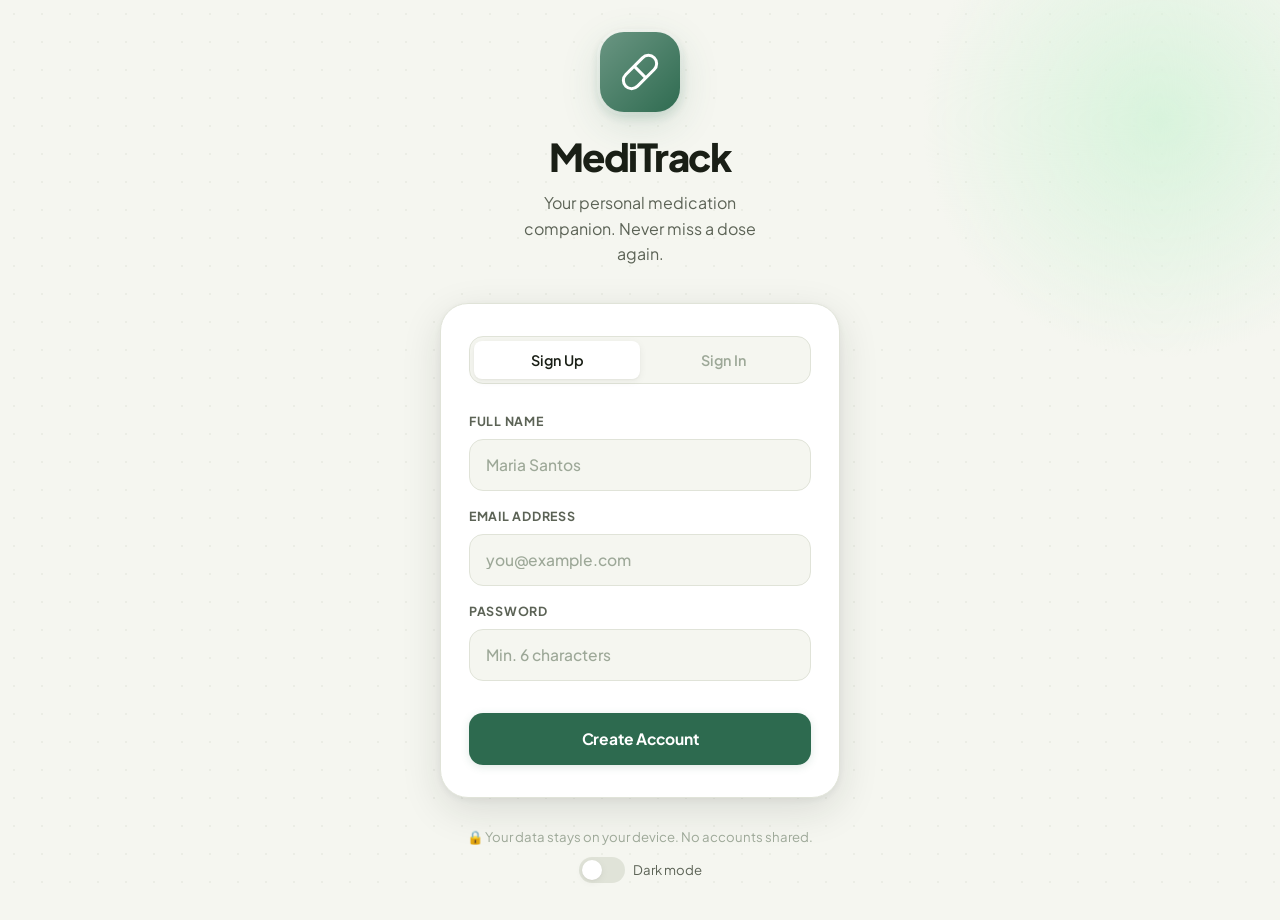
<file: index.html>
<!DOCTYPE html>
<html lang="en">
<head>
  <meta charset="UTF-8" />
  <meta name="viewport" content="width=device-width, initial-scale=1.0" />
  <meta name="description" content="MediTrack — Simple medication tracking and reminders." />
  <title>MediTrack — Track Your Medications</title>
  <link rel="manifest" href="manifest.json" />
  <link rel="stylesheet" href="assets/css/theme.css" />
  <link rel="stylesheet" href="assets/css/style.css" />
  <link rel="stylesheet" href="assets/css/responsive.css" />
  <style>
    .error-msg {
      display: none;
      background: #FEE2E2;
      color: #DC2626;
      font-size: 0.875rem;
      padding: 10px 14px;
      border-radius: 8px;
      margin-bottom: 12px;
    }
    .landing-footer {
      margin-top: 28px;
      text-align: center;
      font-size: 0.825rem;
      color: var(--text-muted);
    }
  </style>
</head>
<body data-page="landing">

<div class="landing-page">
  <div class="landing-hero">
    <div class="landing-logo">
      <svg viewBox="0 0 24 24" fill="none" stroke="currentColor" stroke-width="1.8">
        <path d="m10.5 20.5 10-10a4.95 4.95 0 1 0-7-7l-10 10a4.95 4.95 0 1 0 7 7Z"/>
        <line x1="8.5" y1="8.5" x2="15.5" y2="15.5"/>
      </svg>
    </div>
    <h1>MediTrack</h1>
    <p>Your personal medication companion. Never miss a dose again.</p>
  </div>

  <div class="auth-card">
    <!-- Tabs -->
    <div class="auth-tabs">
      <button class="auth-tab active" data-tab="signup-form">Sign Up</button>
      <button class="auth-tab" data-tab="login-form">Sign In</button>
    </div>

    <!-- Sign Up Form -->
    <div id="signup-form" class="auth-form">
      <div id="signup-error" class="error-msg"></div>

      <div class="form-group">
        <label class="form-label" for="signup-name">Full Name</label>
        <input class="form-input" id="signup-name" type="text" placeholder="Maria Santos" autocomplete="name" />
      </div>

      <div class="form-group">
        <label class="form-label" for="signup-email">Email Address</label>
        <input class="form-input" id="signup-email" type="email" placeholder="you@example.com" autocomplete="email" />
      </div>

      <div class="form-group">
        <label class="form-label" for="signup-password">Password</label>
        <input class="form-input" id="signup-password" type="password" placeholder="Min. 6 characters" autocomplete="new-password" />
      </div>

      <button class="btn btn-primary mt-16" id="signup-btn" type="button" onclick="Auth.handleSignup()">
        Create Account
      </button>
    </div>

    <!-- Login Form -->
    <div id="login-form" class="auth-form" style="display:none">
      <div id="login-error" class="error-msg"></div>

      <div class="form-group">
        <label class="form-label" for="login-email">Email Address</label>
        <input class="form-input" id="login-email" type="email" placeholder="you@example.com" autocomplete="email" />
      </div>

      <div class="form-group">
        <label class="form-label" for="login-password">Password</label>
        <input class="form-input" id="login-password" type="password" placeholder="Your password" autocomplete="current-password" />
      </div>

      <button class="btn btn-primary mt-16" id="login-btn" type="button" onclick="Auth.handleLogin()">
        Sign In
      </button>
    </div>
  </div>

  <div class="landing-footer">
    <p>🔒 Your data stays on your device. No accounts shared.</p>
    <div style="margin-top:10px;">
      <label style="cursor:pointer;display:inline-flex;align-items:center;gap:8px;color:var(--text-secondary)">
        <label class="toggle" style="display:inline-block">
          <input type="checkbox" data-theme-toggle onchange="ThemeManager.toggle()" />
          <span class="toggle-slider"></span>
        </label>
        Dark mode
      </label>
    </div>
  </div>
</div>

<script src="data/mock-db.js"></script>
<script src="assets/js/theme-toggle.js"></script>
<script src="assets/js/auth.js"></script>
<script src="assets/js/app.js"></script>
</body>
</html>
</file>
<file: assets/css/theme.css>
/* ========================================
   MediTrack — Theme Variables
   Warm Clinical Luxury
   ======================================== */

@import url('https://fonts.googleapis.com/css2?family=Plus+Jakarta+Sans:ital,wght@0,300;0,400;0,500;0,600;0,700;0,800;1,400&family=Instrument+Serif:ital@0;1&display=swap');

:root {
  --bg:            #F5F6F0;
  --bg-alt:        #ECEEE7;
  --surface:       #FFFFFF;
  --surface-raised: #FFFFFF;
  --border:        #E0E3D8;
  --border-light:  #ECEEE7;

  --text-primary:  #1A1F16;
  --text-secondary:#5C6356;
  --text-muted:    #9DA898;

  --primary:        #2D6A4F;
  --primary-hover:  #245C43;
  --primary-light:  #74C69D;
  --primary-bg:     #D8F3DC;
  --primary-glow:   rgba(45, 106, 79, 0.15);

  --accent:         #52B788;
  --accent-hover:   #40916C;

  --success:        #52B788;
  --success-bg:     #D8F3DC;
  --success-text:   #1B4332;

  --warning:        #E76F51;
  --warning-bg:     #FDE8E1;
  --warning-text:   #7C2D12;

  --shadow-xs:  0 1px 2px rgba(26,31,22,0.04);
  --shadow-sm:  0 2px 8px rgba(26,31,22,0.06), 0 1px 2px rgba(26,31,22,0.04);
  --shadow-md:  0 4px 16px rgba(26,31,22,0.08), 0 1px 4px rgba(26,31,22,0.05);
  --shadow-lg:  0 12px 40px rgba(26,31,22,0.12), 0 2px 8px rgba(26,31,22,0.06);
  --shadow-xl:  0 24px 64px rgba(26,31,22,0.16);

  --font-sans:  'Plus Jakarta Sans', system-ui, sans-serif;
  --font-serif: 'Instrument Serif', Georgia, serif;
  --font-mono:  'SF Mono', 'Fira Code', monospace;

  --radius-sm:  8px;
  --radius-md:  14px;
  --radius-lg:  20px;
  --radius-xl:  28px;
  --radius-full: 9999px;
}

[data-theme="dark"] {
  --bg:            #111614;
  --bg-alt:        #181D1A;
  --surface:       #1E2420;
  --surface-raised: #252B27;
  --border:        #2E3830;
  --border-light:  #232A25;

  --text-primary:  #E8EDEA;
  --text-secondary:#8FA98A;
  --text-muted:    #4D6052;

  --primary:        #52B788;
  --primary-hover:  #74C69D;
  --primary-light:  #2D6A4F;
  --primary-bg:     rgba(82, 183, 136, 0.12);
  --primary-glow:   rgba(82, 183, 136, 0.2);

  --accent:         #74C69D;
  --accent-hover:   #52B788;

  --success:        #74C69D;
  --success-bg:     rgba(116, 198, 157, 0.12);
  --success-text:   #B7E4C7;

  --warning:        #F4A261;
  --warning-bg:     rgba(244, 162, 97, 0.12);
  --warning-text:   #FED7AA;

  --shadow-xs:  0 1px 2px rgba(0,0,0,0.2);
  --shadow-sm:  0 2px 8px rgba(0,0,0,0.24);
  --shadow-md:  0 4px 16px rgba(0,0,0,0.28);
  --shadow-lg:  0 12px 40px rgba(0,0,0,0.4);
  --shadow-xl:  0 24px 64px rgba(0,0,0,0.5);
}
</file>
<file: assets/css/style.css>
/* ========================================
   MediTrack — Global Styles
   ======================================== */

*, *::before, *::after {
  box-sizing: border-box;
  margin: 0;
  padding: 0;
}

html {
  font-size: 16px;
  -webkit-text-size-adjust: 100%;
  scroll-behavior: smooth;
}

body {
  font-family: var(--font-sans);
  background-color: var(--bg);
  color: var(--text-primary);
  line-height: 1.6;
  min-height: 100vh;
  transition: background-color 0.35s ease, color 0.35s ease;
  -webkit-font-smoothing: antialiased;
  -moz-osx-font-smoothing: grayscale;
}

/* Dot-grid texture overlay */
body::before {
  content: '';
  position: fixed;
  inset: 0;
  background-image: radial-gradient(circle, var(--border) 1px, transparent 1px);
  background-size: 28px 28px;
  opacity: 0.45;
  pointer-events: none;
  z-index: 0;
}

[data-theme="dark"] body::before {
  opacity: 0.2;
}

/* ========================================
   TOP BAR
   ======================================== */

.topbar {
  position: fixed;
  top: 0; left: 0; right: 0;
  height: 64px;
  background: rgba(255,255,255,0.82);
  backdrop-filter: blur(16px) saturate(180%);
  -webkit-backdrop-filter: blur(16px) saturate(180%);
  border-bottom: 1px solid var(--border);
  display: flex;
  align-items: center;
  justify-content: space-between;
  padding: 0 24px;
  z-index: 100;
}

[data-theme="dark"] .topbar {
  background: rgba(17,22,20,0.85);
}

.topbar-brand {
  display: flex;
  align-items: center;
  gap: 10px;
  font-size: 1.2rem;
  font-weight: 800;
  color: var(--text-primary);
  text-decoration: none;
  letter-spacing: -0.03em;
}

.topbar-logo-mark {
  width: 34px;
  height: 34px;
  background: var(--primary);
  border-radius: 10px;
  display: flex;
  align-items: center;
  justify-content: center;
  box-shadow: 0 2px 8px var(--primary-glow);
  flex-shrink: 0;
}

.topbar-logo-mark svg {
  width: 18px;
  height: 18px;
  color: white;
}

.topbar-brand-text {
  display: flex;
  flex-direction: column;
  line-height: 1;
}

.topbar-brand-name {
  font-size: 1.1rem;
  font-weight: 800;
  letter-spacing: -0.03em;
  color: var(--text-primary);
}

.topbar-brand-tagline {
  font-size: 0.65rem;
  font-weight: 500;
  color: var(--text-muted);
  letter-spacing: 0.06em;
  text-transform: uppercase;
  margin-top: 1px;
}

.topbar-actions {
  display: flex;
  align-items: center;
  gap: 4px;
}

.icon-btn {
  width: 40px;
  height: 40px;
  border: none;
  background: transparent;
  color: var(--text-secondary);
  border-radius: var(--radius-sm);
  cursor: pointer;
  display: flex;
  align-items: center;
  justify-content: center;
  transition: background 0.15s, color 0.15s, transform 0.15s;
  position: relative;
}

.icon-btn:hover {
  background: var(--bg-alt);
  color: var(--text-primary);
  transform: translateY(-1px);
}

.icon-btn:active { transform: translateY(0); }
.icon-btn svg { width: 20px; height: 20px; }

/* ========================================
   MAIN CONTENT
   ======================================== */

.main-content {
  padding-top: 64px;
  min-height: 100vh;
  position: relative;
  z-index: 1;
}

.container {
  max-width: 600px;
  margin: 0 auto;
  padding: 28px 20px;
}

/* ========================================
   LANDING PAGE
   ======================================== */

.landing-page {
  min-height: 100vh;
  display: flex;
  flex-direction: column;
  align-items: center;
  justify-content: center;
  padding: 32px 20px;
  position: relative;
  z-index: 1;
}

/* Decorative blobs */
.landing-page::after {
  content: '';
  position: fixed;
  top: -120px;
  right: -120px;
  width: 480px;
  height: 480px;
  background: radial-gradient(circle, var(--primary-bg) 0%, transparent 70%);
  border-radius: 50%;
  pointer-events: none;
  z-index: 0;
}

.landing-hero {
  text-align: center;
  margin-bottom: 36px;
  position: relative;
  z-index: 1;
  animation: fadeUp 0.6s ease both;
}

.landing-logo {
  width: 80px;
  height: 80px;
  background: var(--primary);
  border-radius: 24px;
  display: flex;
  align-items: center;
  justify-content: center;
  margin: 0 auto 24px;
  box-shadow: 0 12px 40px var(--primary-glow), 0 4px 12px rgba(45,106,79,0.2);
  position: relative;
}

.landing-logo::after {
  content: '';
  position: absolute;
  inset: -3px;
  border-radius: 27px;
  background: linear-gradient(135deg, rgba(255,255,255,0.3), transparent);
  pointer-events: none;
}

.landing-logo svg {
  width: 40px;
  height: 40px;
  color: white;
}

.landing-hero h1 {
  font-size: 2.4rem;
  font-weight: 800;
  color: var(--text-primary);
  letter-spacing: -0.04em;
  margin-bottom: 12px;
  line-height: 1.1;
}

.landing-hero h1 em {
  font-family: var(--font-serif);
  font-style: italic;
  font-weight: 400;
  color: var(--primary);
}

.landing-hero p {
  font-size: 1rem;
  color: var(--text-secondary);
  max-width: 280px;
  margin: 0 auto;
  line-height: 1.6;
}

.auth-card {
  background: var(--surface);
  border: 1px solid var(--border);
  border-radius: var(--radius-xl);
  padding: 32px 28px;
  width: 100%;
  max-width: 400px;
  box-shadow: var(--shadow-lg);
  position: relative;
  z-index: 1;
  animation: fadeUp 0.6s 0.1s ease both;
}

.auth-tabs {
  display: flex;
  background: var(--bg);
  border-radius: var(--radius-md);
  padding: 4px;
  margin-bottom: 28px;
  border: 1px solid var(--border);
}

.auth-tab {
  flex: 1;
  height: 38px;
  border: none;
  background: transparent;
  color: var(--text-muted);
  font-family: var(--font-sans);
  font-size: 0.9rem;
  font-weight: 600;
  border-radius: var(--radius-sm);
  cursor: pointer;
  transition: all 0.2s ease;
}

.auth-tab.active {
  background: var(--surface);
  color: var(--text-primary);
  box-shadow: var(--shadow-sm);
}

/* ========================================
   FORMS
   ======================================== */

.form-group { margin-bottom: 16px; }

.form-label {
  display: block;
  font-size: 0.78rem;
  font-weight: 700;
  color: var(--text-secondary);
  margin-bottom: 7px;
  text-transform: uppercase;
  letter-spacing: 0.06em;
}

.form-input,
.form-select,
.form-textarea {
  width: 100%;
  height: 52px;
  padding: 0 16px;
  background: var(--bg);
  border: 1.5px solid var(--border);
  border-radius: var(--radius-md);
  font-family: var(--font-sans);
  font-size: 0.975rem;
  font-weight: 500;
  color: var(--text-primary);
  transition: border-color 0.2s, box-shadow 0.2s, background 0.2s;
  outline: none;
  appearance: none;
  -webkit-appearance: none;
}

.form-textarea {
  height: auto;
  min-height: 90px;
  padding: 14px 16px;
  resize: vertical;
  line-height: 1.55;
}

.form-input:focus,
.form-select:focus,
.form-textarea:focus {
  border-color: var(--primary);
  background: var(--surface);
  box-shadow: 0 0 0 3px var(--primary-glow);
}

.form-input::placeholder,
.form-textarea::placeholder { color: var(--text-muted); }

.form-select {
  background-image: url("data:image/svg+xml,%3Csvg xmlns='http://www.w3.org/2000/svg' viewBox='0 0 16 16'%3E%3Cpath fill='none' stroke='%239DA898' stroke-linecap='round' stroke-linejoin='round' stroke-width='1.8' d='m2 5 6 6 6-6'/%3E%3C/svg%3E");
  background-repeat: no-repeat;
  background-position: right 14px center;
  background-size: 14px;
  padding-right: 40px;
  cursor: pointer;
}

.error-msg {
  display: none;
  background: var(--warning-bg);
  color: var(--warning);
  font-size: 0.85rem;
  font-weight: 500;
  padding: 10px 14px;
  border-radius: var(--radius-sm);
  margin-bottom: 14px;
  border-left: 3px solid var(--warning);
}

/* ========================================
   BUTTONS
   ======================================== */

.btn {
  display: inline-flex;
  align-items: center;
  justify-content: center;
  gap: 8px;
  height: 52px;
  padding: 0 24px;
  border: none;
  border-radius: var(--radius-md);
  font-family: var(--font-sans);
  font-size: 0.975rem;
  font-weight: 700;
  cursor: pointer;
  transition: all 0.2s ease;
  text-decoration: none;
  white-space: nowrap;
  letter-spacing: -0.01em;
}

.btn-primary {
  background: var(--primary);
  color: white;
  width: 100%;
  box-shadow: 0 2px 8px var(--primary-glow);
}

.btn-primary:hover {
  background: var(--primary-hover);
  transform: translateY(-2px);
  box-shadow: 0 8px 24px var(--primary-glow);
}

.btn-primary:active { transform: translateY(0); box-shadow: none; }

.btn-secondary {
  background: var(--bg);
  color: var(--text-primary);
  border: 1.5px solid var(--border);
  width: 100%;
}

.btn-secondary:hover {
  background: var(--bg-alt);
  border-color: var(--text-muted);
  transform: translateY(-1px);
}

.btn-danger {
  background: var(--warning-bg);
  color: var(--warning);
  border: 1.5px solid transparent;
  width: auto;
}

.btn-danger:hover { background: #fbd5c8; }

.btn-sm {
  height: 34px;
  padding: 0 14px;
  font-size: 0.82rem;
  border-radius: var(--radius-sm);
  width: auto;
}

.btn svg { width: 17px; height: 17px; flex-shrink: 0; }

/* ========================================
   DASHBOARD HEADER
   ======================================== */

.dash-header {
  margin-bottom: 28px;
  animation: fadeUp 0.5s ease both;
}

.dash-date {
  font-size: 0.78rem;
  font-weight: 700;
  color: var(--primary);
  text-transform: uppercase;
  letter-spacing: 0.08em;
  margin-bottom: 6px;
}

.dash-greeting {
  font-size: 1.75rem;
  font-weight: 800;
  color: var(--text-primary);
  letter-spacing: -0.035em;
  line-height: 1.15;
}

.dash-greeting em {
  font-family: var(--font-serif);
  font-style: italic;
  font-weight: 400;
  color: var(--primary);
}

.dash-profile-row {
  display: flex;
  align-items: center;
  justify-content: space-between;
  margin-top: 18px;
}

.profile-switcher { display: flex; align-items: center; gap: 10px; }

.profile-avatar {
  width: 38px;
  height: 38px;
  border-radius: var(--radius-sm);
  display: flex;
  align-items: center;
  justify-content: center;
  font-weight: 800;
  font-size: 0.875rem;
  color: white;
  flex-shrink: 0;
  box-shadow: var(--shadow-sm);
}

.profile-select {
  height: 38px;
  padding: 0 34px 0 12px;
  background: var(--surface);
  border: 1.5px solid var(--border);
  border-radius: var(--radius-sm);
  font-family: var(--font-sans);
  font-size: 0.875rem;
  font-weight: 600;
  color: var(--text-primary);
  cursor: pointer;
  outline: none;
  appearance: none;
  -webkit-appearance: none;
  background-image: url("data:image/svg+xml,%3Csvg xmlns='http://www.w3.org/2000/svg' viewBox='0 0 16 16'%3E%3Cpath fill='none' stroke='%239DA898' stroke-linecap='round' stroke-linejoin='round' stroke-width='1.8' d='m2 5 6 6 6-6'/%3E%3C/svg%3E");
  background-repeat: no-repeat;
  background-position: right 10px center;
  background-size: 12px;
  box-shadow: var(--shadow-xs);
  transition: border-color 0.2s, box-shadow 0.2s;
}

.profile-select:focus {
  border-color: var(--primary);
  box-shadow: 0 0 0 3px var(--primary-glow);
}

/* ========================================
   SECTION HEADER
   ======================================== */

.section-header {
  display: flex;
  align-items: center;
  justify-content: space-between;
  margin-bottom: 14px;
  animation: fadeUp 0.5s 0.1s ease both;
}

.section-title {
  font-size: 0.72rem;
  font-weight: 800;
  color: var(--text-muted);
  text-transform: uppercase;
  letter-spacing: 0.1em;
}

.med-count-badge {
  font-size: 0.75rem;
  font-weight: 700;
  color: var(--primary);
  background: var(--primary-bg);
  padding: 3px 10px;
  border-radius: var(--radius-full);
}

/* ========================================
   PROGRESS SECTION
   ======================================== */

.progress-section {
  background: var(--surface);
  border: 1px solid var(--border);
  border-radius: var(--radius-lg);
  padding: 18px 20px;
  margin-bottom: 20px;
  box-shadow: var(--shadow-xs);
  animation: fadeUp 0.5s 0.05s ease both;
}

.progress-label {
  display: flex;
  align-items: center;
  justify-content: space-between;
  margin-bottom: 10px;
}

.progress-label span:first-child {
  font-size: 0.82rem;
  font-weight: 700;
  color: var(--text-secondary);
  text-transform: uppercase;
  letter-spacing: 0.05em;
}

.progress-label span:last-child {
  font-size: 0.85rem;
  font-weight: 700;
  color: var(--text-primary);
}

.progress-bar {
  height: 7px;
  background: var(--bg-alt);
  border-radius: var(--radius-full);
  overflow: hidden;
}

.progress-fill {
  height: 100%;
  background: linear-gradient(90deg, var(--primary), var(--success));
  border-radius: var(--radius-full);
  transition: width 0.7s cubic-bezier(0.34, 1.56, 0.64, 1);
}

/* ========================================
   MEDICATION CARDS
   ======================================== */

.med-list {
  display: flex;
  flex-direction: column;
  gap: 10px;
  animation: fadeUp 0.5s 0.15s ease both;
}

.med-card {
  background: var(--surface);
  border: 1px solid var(--border);
  border-radius: var(--radius-lg);
  padding: 16px 16px 16px 18px;
  display: flex;
  align-items: center;
  gap: 14px;
  transition: border-color 0.2s, box-shadow 0.2s, transform 0.2s, opacity 0.3s;
  box-shadow: var(--shadow-xs);
  position: relative;
  overflow: visible;
}

.med-card::before {
  /* Removed accent line to keep card clean */
  content: none;
}

.med-card:hover {
  border-color: var(--primary-light);
  box-shadow: var(--shadow-sm);
  transform: translateY(-1px);
}

.med-card:hover::before { }

.med-card.due {
  border-color: var(--warning);
  background: var(--warning-bg);
}

.med-card.due::before { }

.med-card.taken {
  opacity: 0.52;
}

.med-card.taken::before { }

.med-card.taken .med-name {
  text-decoration: line-through;
  text-decoration-color: var(--text-muted);
}

.med-icon {
  width: 46px;
  height: 46px;
  border-radius: var(--radius-sm);
  background: var(--primary-bg);
  display: flex;
  align-items: center;
  justify-content: center;
  flex-shrink: 0;
}

.med-icon svg { width: 22px; height: 22px; color: var(--primary); }
.med-icon.taken-icon { background: var(--success-bg); }
.med-icon.taken-icon svg { color: var(--success); }
.med-icon.due-icon { background: var(--warning-bg); }
.med-icon.due-icon svg { color: var(--warning); }

.med-info { flex: 1; min-width: 0; }

.med-name {
  font-size: 1rem;
  font-weight: 700;
  color: var(--text-primary);
  margin-bottom: 3px;
  white-space: nowrap;
  overflow: hidden;
  text-overflow: ellipsis;
  letter-spacing: -0.015em;
}

.med-meta {
  font-size: 0.82rem;
  color: var(--text-secondary);
  display: flex;
  align-items: center;
  gap: 5px;
  flex-wrap: wrap;
  font-weight: 500;
}

.med-meta .dot { color: var(--border); }

.med-tag {
  display: inline-flex;
  align-items: center;
  padding: 1px 8px;
  background: var(--bg-alt);
  border-radius: var(--radius-full);
  font-size: 0.75rem;
  font-weight: 600;
  color: var(--text-secondary);
  border: 1px solid var(--border);
}

.med-time {
  font-family: var(--font-mono);
  font-size: 0.76rem;
  color: var(--text-muted);
  margin-top: 5px;
  display: flex;
  align-items: center;
  gap: 5px;
  font-weight: 500;
}

.due-badge {
  display: inline-flex;
  align-items: center;
  gap: 3px;
  background: var(--warning);
  color: white;
  font-family: var(--font-sans);
  font-size: 0.7rem;
  font-weight: 700;
  padding: 2px 8px;
  border-radius: var(--radius-full);
  text-transform: uppercase;
  letter-spacing: 0.04em;
  animation: pulse-badge 2s ease-in-out infinite;
}

@keyframes pulse-badge {
  0%, 100% { opacity: 1; }
  50% { opacity: 0.75; }
}

.med-actions {
  display: flex;
  align-items: center;
  gap: 6px;
  flex-shrink: 0;
}

.check-btn {
  width: 46px;
  height: 46px;
  border: 2px solid var(--border);
  background: transparent;
  border-radius: var(--radius-sm);
  cursor: pointer;
  display: flex;
  align-items: center;
  justify-content: center;
  transition: all 0.2s ease;
  color: var(--text-muted);
}

.check-btn:hover {
  border-color: var(--success);
  color: var(--success);
  background: var(--success-bg);
  transform: scale(1.05);
}

.check-btn.checked {
  border-color: var(--success);
  background: var(--success);
  color: white;
  box-shadow: 0 3px 10px rgba(82, 183, 136, 0.4);
}

.check-btn svg { width: 20px; height: 20px; }

.med-menu-btn {
  width: 34px;
  height: 34px;
  border: none;
  background: transparent;
  color: var(--text-muted);
  border-radius: var(--radius-sm);
  cursor: pointer;
  display: flex;
  align-items: center;
  justify-content: center;
  transition: background 0.15s, color 0.15s;
}

.med-menu-btn:hover { background: var(--bg-alt); color: var(--text-primary); }
.med-menu-btn svg { width: 16px; height: 16px; }

/* ========================================
   EMPTY STATE
   ======================================== */

.empty-state {
  text-align: center;
  padding: 52px 24px;
  background: var(--surface);
  border: 2px dashed var(--border);
  border-radius: var(--radius-xl);
  animation: fadeUp 0.5s ease both;
}

.empty-state-icon {
  width: 68px;
  height: 68px;
  background: var(--primary-bg);
  border-radius: var(--radius-lg);
  display: flex;
  align-items: center;
  justify-content: center;
  margin: 0 auto 18px;
}

.empty-state-icon svg { width: 32px; height: 32px; color: var(--primary); }
.empty-state h3 { font-size: 1.15rem; font-weight: 800; color: var(--text-primary); margin-bottom: 8px; letter-spacing: -0.02em; }
.empty-state p { font-size: 0.9rem; color: var(--text-secondary); margin-bottom: 28px; line-height: 1.6; }

/* ========================================
   FAB
   ======================================== */

.fab {
  position: fixed;
  bottom: 24px;
  left: 50%;
  transform: translateX(-50%);
  max-width: 560px;
  width: calc(100% - 40px);
  height: 58px;
  background: var(--primary);
  color: white;
  border: none;
  border-radius: var(--radius-lg);
  font-family: var(--font-sans);
  font-size: 1rem;
  font-weight: 700;
  cursor: pointer;
  display: flex;
  align-items: center;
  justify-content: center;
  gap: 10px;
  box-shadow: 0 8px 28px var(--primary-glow), 0 4px 12px rgba(45,106,79,0.2);
  transition: all 0.25s ease;
  z-index: 50;
  letter-spacing: -0.01em;
}

.fab:hover {
  background: var(--primary-hover);
  transform: translateX(-50%) translateY(-3px);
  box-shadow: 0 16px 40px var(--primary-glow);
}

.fab:active { transform: translateX(-50%) translateY(0); }
.fab svg { width: 20px; height: 20px; }

/* ========================================
   MODAL
   ======================================== */

.modal-overlay {
  position: fixed;
  inset: 0;
  background: rgba(17, 22, 20, 0.6);
  backdrop-filter: blur(6px);
  -webkit-backdrop-filter: blur(6px);
  z-index: 200;
  display: flex;
  align-items: flex-end;
  justify-content: center;
  opacity: 0;
  pointer-events: none;
  transition: opacity 0.25s ease;
}

.modal-overlay.open {
  opacity: 1;
  pointer-events: auto;
}

.modal {
  background: var(--surface);
  border-radius: var(--radius-xl) var(--radius-xl) 0 0;
  padding: 20px 24px 40px;
  width: 100%;
  max-width: 600px;
  max-height: 92vh;
  overflow-y: auto;
  transform: translateY(100%);
  transition: transform 0.35s cubic-bezier(0.34, 1.56, 0.64, 1);
  scrollbar-width: thin;
  scrollbar-color: var(--border) transparent;
}

.modal-overlay.open .modal { transform: translateY(0); }

.modal-handle {
  width: 36px;
  height: 4px;
  background: var(--border);
  border-radius: var(--radius-full);
  margin: 0 auto 22px;
}

.modal-header {
  display: flex;
  align-items: center;
  justify-content: space-between;
  margin-bottom: 24px;
}

.modal-title {
  font-size: 1.25rem;
  font-weight: 800;
  color: var(--text-primary);
  letter-spacing: -0.025em;
}

.modal-close {
  width: 34px;
  height: 34px;
  border: 1px solid var(--border);
  background: var(--bg);
  color: var(--text-secondary);
  border-radius: var(--radius-sm);
  cursor: pointer;
  display: flex;
  align-items: center;
  justify-content: center;
  transition: all 0.15s;
}

.modal-close:hover { background: var(--bg-alt); color: var(--text-primary); border-color: var(--text-muted); }
.modal-close svg { width: 16px; height: 16px; }

/* Times grid */
.times-label {
  font-size: 0.78rem;
  font-weight: 700;
  color: var(--text-secondary);
  margin-bottom: 10px;
  text-transform: uppercase;
  letter-spacing: 0.06em;
}

.times-grid {
  display: flex;
  flex-wrap: wrap;
  gap: 8px;
  margin-bottom: 10px;
}

.time-chip {
  height: 38px;
  display: inline-flex;
  align-items: center;
  gap: 8px;
  padding: 0 8px 0 12px;
  background: var(--primary-bg);
  border: 1px solid var(--primary-light);
  border-radius: var(--radius-full);
  font-family: var(--font-mono);
  font-size: 0.85rem;
  font-weight: 600;
  color: var(--primary);
}

.time-chip-remove {
  background: none;
  border: none;
  color: var(--primary);
  cursor: pointer;
  padding: 2px;
  display: flex;
  align-items: center;
  opacity: 0.6;
  transition: opacity 0.15s;
}

.time-chip-remove:hover { opacity: 1; }

.add-time-row { display: flex; gap: 8px; margin-top: 10px; }
.add-time-row .form-input { height: 44px; }
.add-time-row .btn { height: 44px; width: auto; padding: 0 18px; flex-shrink: 0; }

.modal-footer { display: flex; gap: 10px; margin-top: 28px; }
.modal-footer .btn { flex: 1; }

/* ========================================
   NOTIFICATION BANNER
   ======================================== */

.notif-banner {
  position: fixed;
  top: 72px;
  left: 0; right: 0;
  z-index: 90;
  padding: 0 16px;
  display: flex;
  flex-direction: column;
  gap: 8px;
  pointer-events: none;
}

.notif-item {
  background: var(--primary);
  color: white;
  border-radius: var(--radius-md);
  padding: 13px 16px;
  display: flex;
  align-items: center;
  gap: 12px;
  box-shadow: var(--shadow-md);
  pointer-events: auto;
  animation: slideDown 0.35s cubic-bezier(0.34, 1.56, 0.64, 1);
  max-width: 600px;
  margin: 0 auto;
  width: 100%;
}

.notif-item.warning { background: var(--warning); }

@keyframes slideDown {
  from { transform: translateY(-24px); opacity: 0; }
  to { transform: translateY(0); opacity: 1; }
}

.notif-item svg { width: 18px; height: 18px; flex-shrink: 0; }
.notif-text { flex: 1; font-size: 0.875rem; font-weight: 600; }

.notif-dismiss {
  background: rgba(255,255,255,0.2);
  border: none;
  color: white;
  border-radius: var(--radius-sm);
  padding: 4px 12px;
  font-family: var(--font-sans);
  font-size: 0.78rem;
  font-weight: 700;
  cursor: pointer;
  flex-shrink: 0;
}

.notif-dismiss:hover { background: rgba(255,255,255,0.3); }

/* ========================================
   SCHEDULE OVERVIEW
   ======================================== */

.schedule-day { margin-bottom: 24px; }

.schedule-day-label {
  font-size: 0.75rem;
  font-weight: 800;
  color: var(--text-muted);
  text-transform: uppercase;
  letter-spacing: 0.08em;
  margin-bottom: 10px;
  padding-bottom: 8px;
  border-bottom: 1px solid var(--border);
}

.schedule-day-label.today { color: var(--primary); }

.schedule-entry {
  display: flex;
  align-items: center;
  gap: 14px;
  padding: 10px 0;
  border-bottom: 1px solid var(--border-light);
}

.schedule-entry:last-child { border-bottom: none; }

.schedule-time {
  font-family: var(--font-mono);
  font-size: 0.82rem;
  color: var(--text-muted);
  font-weight: 500;
  width: 56px;
  flex-shrink: 0;
}

.schedule-med-name { flex: 1; font-size: 0.9rem; font-weight: 600; color: var(--text-primary); }
.schedule-dosage { font-size: 0.82rem; color: var(--text-secondary); font-weight: 500; }

/* ========================================
   SETTINGS
   ======================================== */

.settings-section { margin-bottom: 28px; }

.settings-section-title {
  font-size: 0.72rem;
  font-weight: 800;
  color: var(--text-muted);
  text-transform: uppercase;
  letter-spacing: 0.1em;
  margin-bottom: 10px;
}

.settings-item {
  display: flex;
  align-items: center;
  justify-content: space-between;
  padding: 14px 16px;
  background: var(--surface);
  border: 1px solid var(--border);
  border-radius: var(--radius-md);
  margin-bottom: 8px;
  box-shadow: var(--shadow-xs);
}

.settings-item-label { font-size: 0.9rem; font-weight: 600; color: var(--text-primary); }
.settings-item-sub { font-size: 0.8rem; color: var(--text-muted); margin-top: 2px; }

/* Toggle */
.toggle { position: relative; width: 46px; height: 26px; flex-shrink: 0; }
.toggle input { opacity: 0; width: 0; height: 0; position: absolute; }

.toggle-slider {
  position: absolute;
  cursor: pointer;
  inset: 0;
  background-color: var(--border);
  border-radius: var(--radius-full);
  transition: background-color 0.25s;
}

.toggle-slider:before {
  content: '';
  position: absolute;
  height: 20px; width: 20px;
  left: 3px; bottom: 3px;
  background: white;
  border-radius: 50%;
  transition: transform 0.25s cubic-bezier(0.34, 1.56, 0.64, 1);
  box-shadow: var(--shadow-sm);
}

.toggle input:checked + .toggle-slider { background: var(--primary); }
.toggle input:checked + .toggle-slider:before { transform: translateX(20px); }

/* ========================================
   PROFILE CARDS
   ======================================== */

.profile-card {
  display: flex;
  align-items: center;
  gap: 12px;
  padding: 12px 16px;
  background: var(--surface);
  border: 1px solid var(--border);
  border-radius: var(--radius-md);
  margin-bottom: 8px;
  box-shadow: var(--shadow-xs);
}

.profile-card-name { flex: 1; font-weight: 700; color: var(--text-primary); font-size: 0.9rem; }
.profile-card-actions { display: flex; gap: 6px; }

/* Subscription card */
.subscription-card {
  background: linear-gradient(135deg, var(--primary) 0%, #1b4332 100%);
  border-radius: var(--radius-lg);
  padding: 22px 20px;
  color: white;
  margin-bottom: 12px;
  box-shadow: 0 8px 28px var(--primary-glow);
  position: relative;
  overflow: hidden;
}

.subscription-card::before {
  content: '';
  position: absolute;
  top: -40px; right: -40px;
  width: 160px; height: 160px;
  background: rgba(255,255,255,0.06);
  border-radius: 50%;
  pointer-events: none;
}

.subscription-card.premium {
  background: linear-gradient(135deg, #6d28d9, #4c1d95);
  box-shadow: 0 8px 28px rgba(109,40,217,0.3);
}

.subscription-tier {
  font-size: 0.7rem;
  font-weight: 800;
  text-transform: uppercase;
  letter-spacing: 0.1em;
  opacity: 0.75;
  margin-bottom: 6px;
}

.subscription-name {
  font-size: 1.35rem;
  font-weight: 800;
  letter-spacing: -0.025em;
  margin-bottom: 4px;
}

.subscription-desc {
  font-size: 0.85rem;
  opacity: 0.75;
  margin-bottom: 16px;
  line-height: 1.5;
}

.subscription-price { font-size: 1.6rem; font-weight: 800; letter-spacing: -0.03em; }
.subscription-price span { font-size: 0.9rem; font-weight: 500; opacity: 0.75; }

.upgrade-btn {
  display: flex;
  align-items: center;
  justify-content: center;
  gap: 8px;
  margin-top: 18px;
  height: 44px;
  padding: 0 20px;
  background: rgba(255,255,255,0.18);
  border: 1.5px solid rgba(255,255,255,0.35);
  border-radius: var(--radius-md);
  color: white;
  font-family: var(--font-sans);
  font-size: 0.9rem;
  font-weight: 700;
  cursor: pointer;
  transition: background 0.2s;
  width: 100%;
}

.upgrade-btn:hover { background: rgba(255,255,255,0.28); }

/* ========================================
   PAYMENT MODAL
   ======================================== */

.payment-header {
  text-align: center;
  margin-bottom: 24px;
}

.payment-price {
  font-size: 2.8rem;
  font-weight: 800;
  color: var(--primary);
  letter-spacing: -0.04em;
}

.payment-price span { font-size: 1.1rem; font-weight: 500; color: var(--text-secondary); }

.payment-features { list-style: none; margin-bottom: 24px; }

.payment-features li {
  display: flex;
  align-items: center;
  gap: 10px;
  padding: 11px 0;
  border-bottom: 1px solid var(--border-light);
  font-size: 0.9rem;
  color: var(--text-primary);
  font-weight: 500;
}

.payment-features li svg { width: 17px; height: 17px; color: var(--success); flex-shrink: 0; }

.card-input-row { display: grid; grid-template-columns: 1fr 1fr; gap: 12px; }

/* ========================================
   CONTEXT MENU
   ======================================== */

.ctx-menu {
  position: absolute;
  right: 0; top: 100%;
  margin-top: 4px;
  background: var(--surface);
  border: 1px solid var(--border);
  border-radius: var(--radius-md);
  padding: 5px;
  min-width: 140px;
  box-shadow: var(--shadow-lg);
  z-index: 150;
  animation: fadeScale 0.15s ease;
}

@keyframes fadeScale {
  from { opacity: 0; transform: scale(0.94) translateY(-4px); }
  to { opacity: 1; transform: scale(1) translateY(0); }
}

.ctx-menu-item {
  display: flex;
  align-items: center;
  gap: 8px;
  padding: 9px 12px;
  border-radius: var(--radius-sm);
  font-family: var(--font-sans);
  font-size: 0.875rem;
  font-weight: 600;
  color: var(--text-primary);
  border: none;
  background: none;
  cursor: pointer;
  width: 100%;
  text-align: left;
  transition: background 0.1s;
}

.ctx-menu-item:hover { background: var(--bg-alt); }
.ctx-menu-item.danger { color: var(--warning); }
.ctx-menu-item.danger:hover { background: var(--warning-bg); }
.ctx-menu-item svg { width: 15px; height: 15px; }

/* ========================================
   LANDING FOOTER
   ======================================== */

.landing-footer {
  margin-top: 24px;
  text-align: center;
  font-size: 0.8rem;
  color: var(--text-muted);
  position: relative;
  z-index: 1;
  animation: fadeUp 0.6s 0.2s ease both;
}

/* ========================================
   UTILITIES
   ======================================== */

.divider { height: 1px; background: var(--border); margin: 20px 0; }
.text-center { text-align: center; }
.mt-8 { margin-top: 8px; }
.mt-16 { margin-top: 16px; }
.mb-0 { margin-bottom: 0; }
/* Ensure fixed bottom FAB never covers the last card.
   Needs !important because dashboard.html sets .container padding-bottom with !important. */
.container.pb-fab { padding-bottom: 170px !important; }

/* Spinner */
.spinner {
  width: 18px; height: 18px;
  border: 2px solid rgba(255,255,255,0.3);
  border-top-color: white;
  border-radius: 50%;
  animation: spin 0.65s linear infinite;
  display: inline-block;
  vertical-align: middle;
}

@keyframes spin { to { transform: rotate(360deg); } }

/* Toast */
.toast {
  position: fixed;
  bottom: 96px;
  left: 50%;
  transform: translateX(-50%) translateY(12px);
  background: var(--text-primary);
  color: var(--surface);
  padding: 11px 20px;
  border-radius: var(--radius-full);
  font-size: 0.875rem;
  font-weight: 600;
  white-space: nowrap;
  opacity: 0;
  pointer-events: none;
  z-index: 300;
  transition: all 0.3s cubic-bezier(0.34, 1.56, 0.64, 1);
  box-shadow: var(--shadow-md);
}

.toast.show {
  opacity: 1;
  transform: translateX(-50%) translateY(0);
}

/* Page animations */
@keyframes fadeUp {
  from { opacity: 0; transform: translateY(16px); }
  to { opacity: 1; transform: translateY(0); }
}
</file>
<file: assets/css/responsive.css>
/* ========================================
   MediTrack - Responsive Styles
   ======================================== */

/* Tablet and larger */
@media (min-width: 640px) {
  .container {
    padding: 32px 24px;
  }

  .fab {
    bottom: 32px;
  }

  .modal {
    border-radius: 24px;
    max-width: 480px;
    margin: auto;
    align-self: center;
  }

  .modal-overlay {
    align-items: center;
    padding: 20px;
  }

  .landing-hero h1 {
    font-size: 2.4rem;
  }

  .dash-greeting {
    font-size: 1.9rem;
  }
}

/* Desktop */
@media (min-width: 1024px) {
  .container {
    padding: 40px 24px;
  }

  .topbar {
    padding: 0 32px;
  }
}

/* Small phones */
@media (max-width: 380px) {
  .container {
    padding: 20px 16px;
  }

  .auth-card {
    padding: 24px 20px;
  }

  .med-card {
    padding: 14px 12px;
  }

  .med-icon {
    width: 42px;
    height: 42px;
  }
}

/* Reduced motion */
@media (prefers-reduced-motion: reduce) {
  * {
    animation-duration: 0.01ms !important;
    transition-duration: 0.01ms !important;
  }
}
</file>
